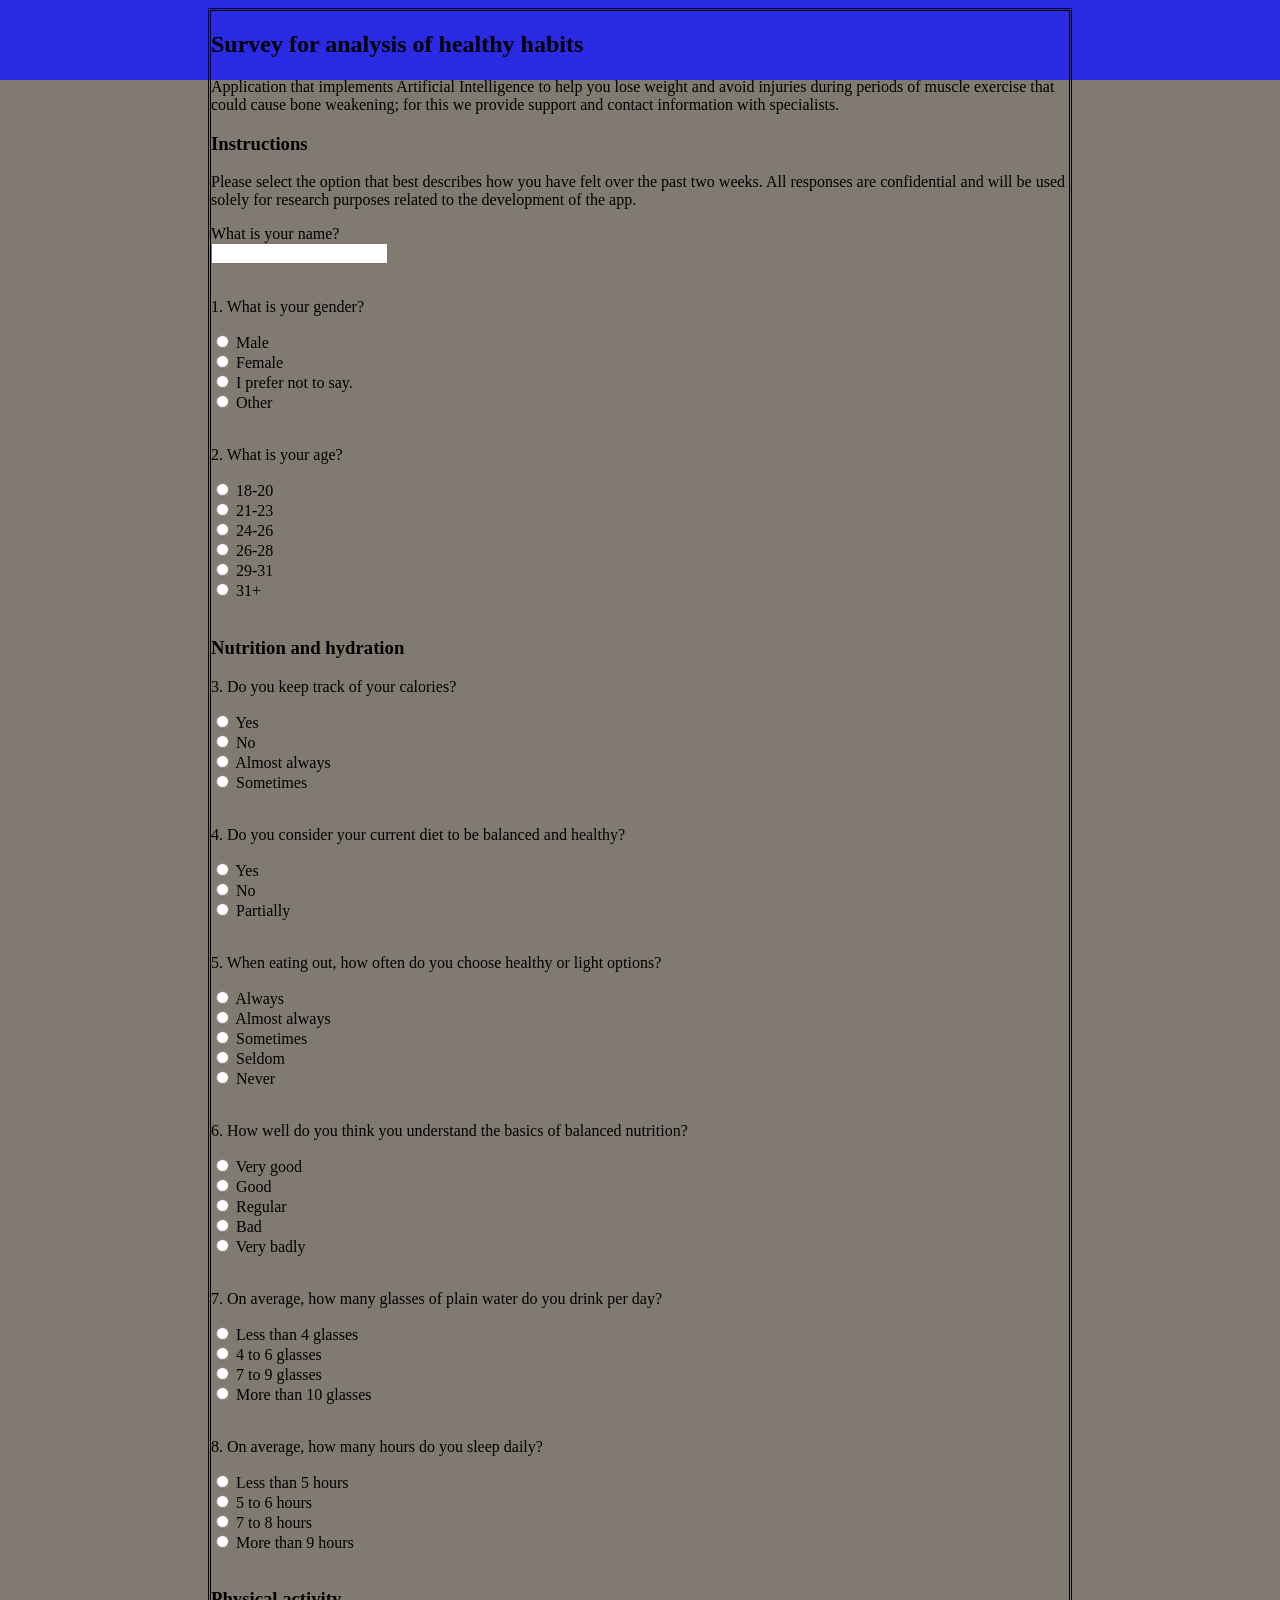
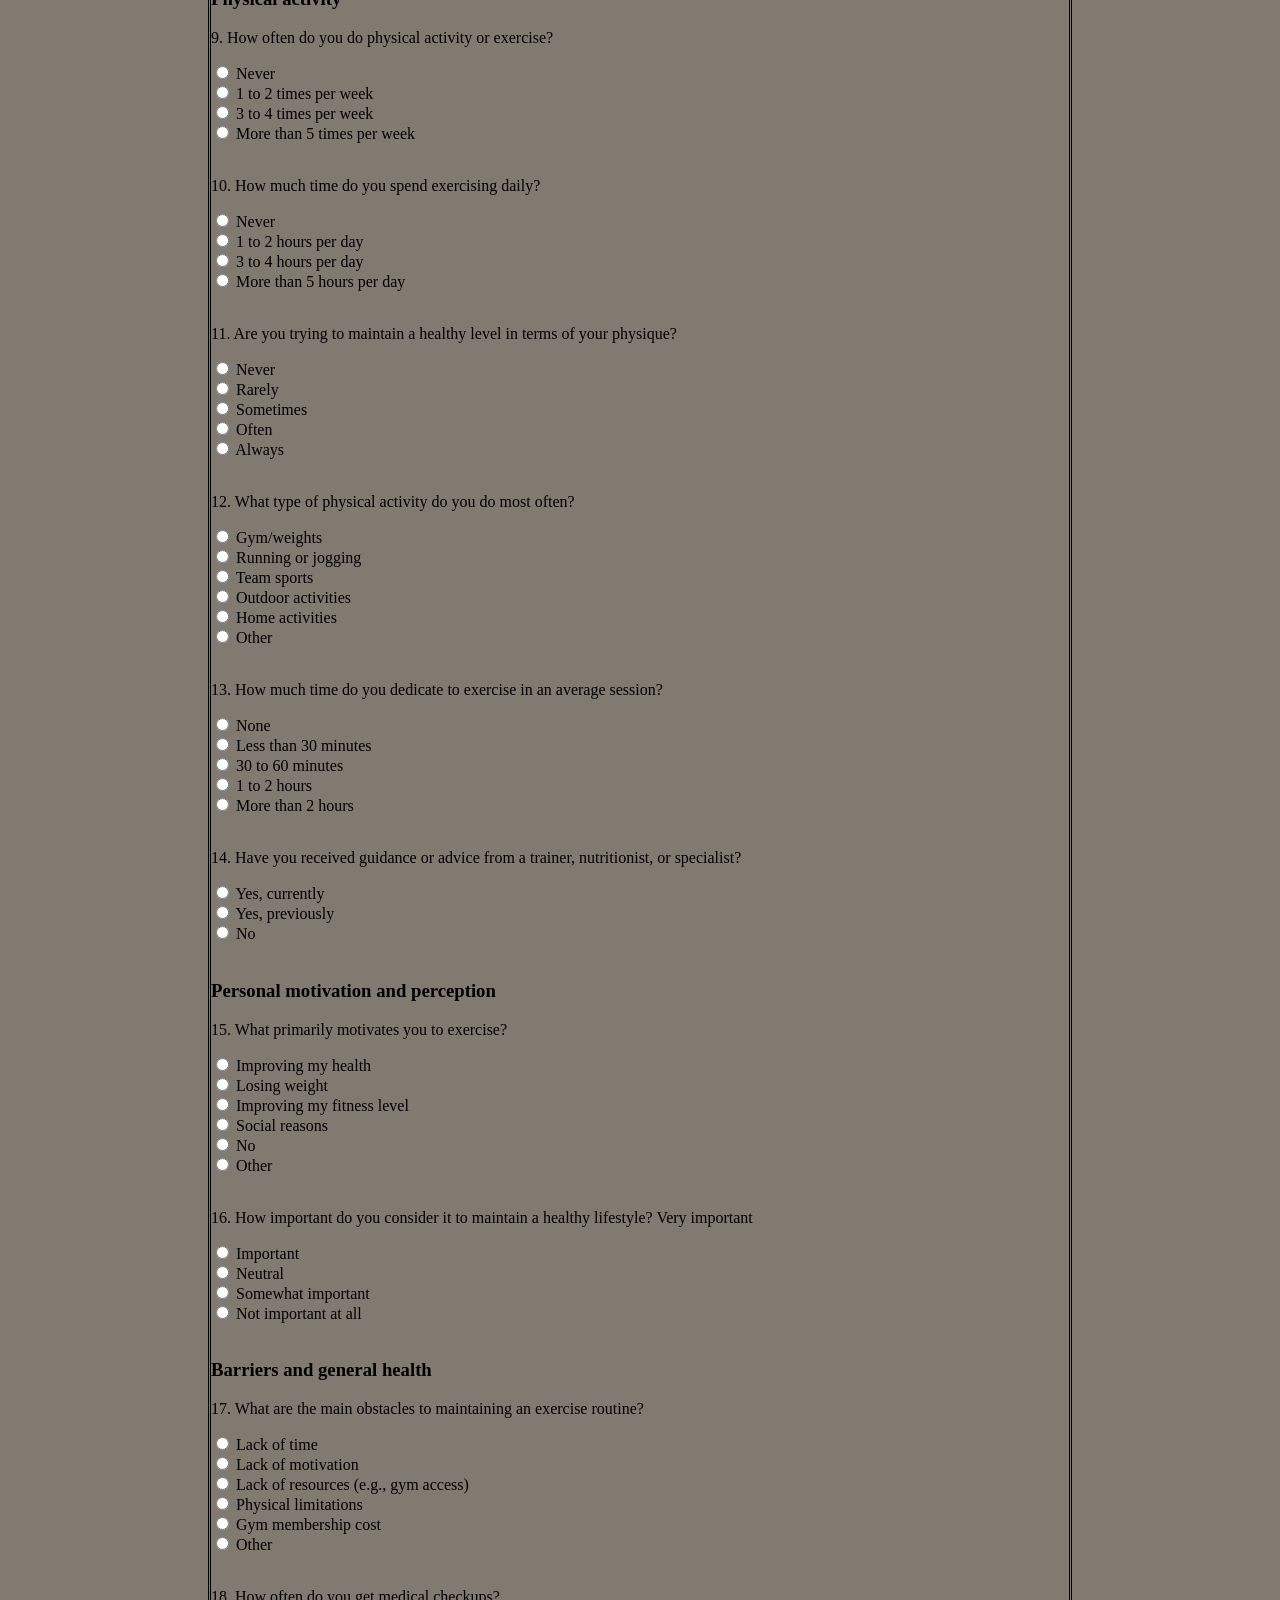
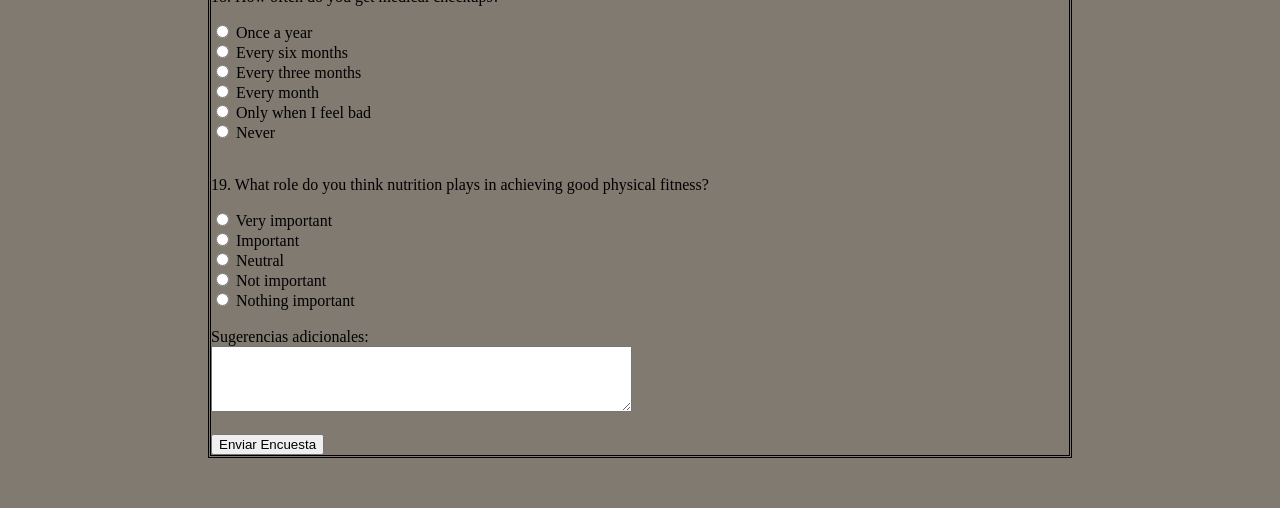
<file: Proyect/Survey.html>
<!DOCTYPE html>

<html>
    <head>
        <title> Survey </title>
        <link rel="stylesheet" href="css/style.css">
    </head>

    <body>
        <div id="margin">
            <h2>Survey for analysis of healthy habits</h2>
            <p>
                Application that implements Artificial Intelligence to help you lose weight and avoid injuries during periods of muscle exercise that could cause bone weakening; for this we provide support and contact information with specialists.
            </p>

            <h3>Instructions</h3>
            <p>
                Please select the option that best describes how you have felt over the past two weeks. All responses are confidential and will be used solely for research purposes related to the development of the app.
            </p>
            
            <form action="/enviar-encuesta" method="POST">
                
                <label for="name">
                    What is your name?
                </label>
                <br>
                <input type="text" id="name" name="name" required>
                <br><br>

                <p>
                    1. What is your gender?
                </p>
                <input type="radio" id="male" name="gender" value="male">
                <label for="male">Male</label>
                <br>
                <input type="radio" id="female" name="gender" value="female">
                <label for="female">Female</label>
                <br>
                <input type="radio" id="prefer-not" name="gender" value="prefer-not-to-say">
                <label for="prefer-not">I prefer not to say.</label>
                <br>
                <input type="radio" id="other" name="gender" value="other">
                <label for="other">Other</label>
                <br><br>

                <p>
                    2. What is your age?
                </p>
                <input type="radio" id="18-20" name="age" value="18-20">
                <label for="18-20">18-20</label>
                <br>
                <input type="radio" id="21-23" name="age" value="21-23">
                <label for="21-23">21-23</label>
                <br>
                <input type="radio" id="24-26" name="age" value="24-26">
                <label for="24-26">24-26</label>
                <br>
                <input type="radio" id="26-28" name="age" value="26-28">
                <label for="26-28">26-28</label>
                <br>
                <input type="radio" id="29-31" name="age" value="29-31">
                <label for="29-31">29-31</label>
                <br>
                <input type="radio" id="other" name="age" value="31+">
                <label for="31+">31+</label>
                <br><br>

                <h3>Nutrition and hydration</h3>
                <p>
                    3. Do you keep track of your calories?
                </p>
                <input type="radio" id="yes" name="calories" value="yes">
                <label for="yes">Yes</label>
                <br>
                <input type="radio" id="no" name="calories" value="no">
                <label for="no">No</label>
                <br>
                <input type="radio" id="almost-always" name="calories" value="almost-always">
                <label for="almost-always">Almost always</label>
                <br>
                <input type="radio" id="sometimes" name="calories" value="sometimes">
                <label for="sometimes">Sometimes</label>
                <br><br>

                <p>
                    4. Do you consider your current diet to be balanced and healthy?
                </p>
                <input type="radio" id="yes" name="diet" value="yes">
                <label for="yes">Yes</label>
                <br>
                <input type="radio" id="no" name="diet" value="no">
                <label for="no">No</label>
                <br>
                <input type="radio" id="partially" name="diet" value="partially">
                <label for="partially">Partially</label>
                <br><br>

                <p>
                    5. When eating out, how often do you choose healthy or light options?
                </p>
                <input type="radio" id="Always" name="eating-out" value="Always">
                <label for="Always">Always</label>
                <br>
                <input type="radio" id="almost-always" name="eating-out" value="almost-always">
                <label for="almost-always">Almost always</label>
                <br>
                <input type="radio" id="sometimes" name="eating-out" value="sometimes">
                <label for="sometimes">Sometimes</label>
                <br>
                <input type="radio" id="seldom" name="eating-out" value="seldom">
                <label for="seldom">Seldom</label>
                <br>
                <input type="radio" id="never" name="eating-out" value="never">
                <label for="never">Never</label>
                <br><br>

                <p>
                    6. How well do you think you understand the basics of balanced nutrition?
                </p>
                <input type="radio" id="very-good" name="nutrition" value="very-good">
                <label for="very-good">Very good</label>
                <br>
                <input type="radio" id="good" name="nutrition" value="good">
                <label for="good">Good</label>
                <br>
                <input type="radio" id="regular" name="nutrition" value="regular">
                <label for="regular">Regular</label>
                <br>
                <input type="radio" id="bad" name="nutrition" value="bad">
                <label for="bad">Bad</label>
                <br>
                <input type="radio" id="very-badly" name="nutrition" value="very-badly">
                <label for="very-badly">Very badly</label>
                <br><br>

                <p>
                    7. On average, how many glasses of plain water do you drink per day?
                </p>
                <input type="radio" id="less-4" name="water" value="less-4">
                <label for="less-4">Less than 4 glasses</label>
                <br>
                <input type="radio" id="4-6" name="water" value="4-6">
                <label for="4-6">4 to 6 glasses</label>
                <br>
                <input type="radio" id="7-9" name="water" value="7-9">
                <label for="7-9">7 to 9 glasses</label>
                <br>
                <input type="radio" id="more-10" name="water" value="more-10">
                <label for="more-10">More than 10 glasses</label>
                <br><br>

                <p>
                    8. On average, how many hours do you sleep daily?
                </p>
                <input type="radio" id="less-5" name="sleep" value="less-5">
                <label for="less-5">Less than 5 hours</label>
                <br>
                <input type="radio" id="5-6" name="sleep" value="5-6">
                <label for="5-6">5 to 6 hours</label>
                <br>
                <input type="radio" id="7-8" name="sleep" value="7-8">
                <label for="7-8">7 to 8 hours</label>
                <br>
                <input type="radio" id="more-9" name="sleep" value="more-9">
                <label for="more-9">More than 9 hours</label>
                <br><br>

                <h3>Physical activity</h3>
                <p>
                    9. How often do you do physical activity or exercise?
                </p>
                <input type="radio" id="never" name="physical-activity" value="never">
                <label for="never">Never</label>
                <br>
                <input type="radio" id="1-2" name="physical-activity" value="1-2">
                <label for="1-2">1 to 2 times per week</label>
                <br>
                <input type="radio" id="3-4" name="physical-activity" value="3-4">
                <label for="3-4">3 to 4 times per week</label>
                <br>
                <input type="radio" id="more-5" name="physical-activity" value="more-5">
                <label for="more-5">More than 5 times per week</label>
                <br><br>

                <p>
                    10. How much time do you spend exercising daily?
                </p>
                <input type="radio" id="never" name="exercise-time" value="never">
                <label for="never">Never</label>
                <br>
                <input type="radio" id="1-2" name="exercise-time" value="1-2">
                <label for="1-2">1 to 2 hours per day</label>
                <br>
                <input type="radio" id="3-4" name="exercise-time" value="3-4">
                <label for="3-4">3 to 4 hours per day</label>
                <br>
                <input type="radio" id="more-5" name="exercise-time" value="more-5">
                <label for="more-5">More than 5 hours per day</label>
                <br><br>

                <p>
                    11. Are you trying to maintain a healthy level in terms of your physique?
                </p>
                <input type="radio" id="never" name="physique" value="never">
                <label for="never">Never</label>
                <br>
                <input type="radio" id="rarely" name="physique" value="rarely">
                <label for="rarely">Rarely</label>
                <br>
                <input type="radio" id="sometimes" name="physique" value="sometimes">
                <label for="sometimes">Sometimes</label>
                <br>
                <input type="radio" id="often" name="physique" value="often">
                <label for="often">Often</label>
                <br>
                <input type="radio" id="Always" name="physique" value="always">
                <label for="Always">Always</label>
                <br><br>

                <p>
                    12. What type of physical activity do you do most often?
                </p>
                <input type="radio" id="gym/weights" name="activity" value="gym/weights">
                <label for="gym/weights">Gym/weights</label>
                <br>
                <input type="radio" id="running" name="activity" value="running">
                <label for="running">Running or jogging</label>
                <br>
                <input type="radio" id="team" name="activity" value="team">
                <label for="team">Team sports</label>
                <br>
                <input type="radio" id="outdoor" name="activity" value="outdoor">
                <label for="outdoor">Outdoor activities</label>
                <br>
                <input type="radio" id="home" name="activity" value="home">
                <label for="home">Home activities</label>
                <br>
                <input type="radio" id="other" name="activity" value="other">
                <label for="other">Other</label>
                <br><br>

                <p>
                    13. How much time do you dedicate to exercise in an average session?
                </p>
                <input type="radio" id="none" name="exercise" value="none">
                <label for="none">None</label>
                <br>
                <input type="radio" id="less-30" name="exercise" value="less-30">
                <label for="less-30">Less than 30 minutes</label>
                <br>
                <input type="radio" id="30-60" name="exercise" value="30-60">
                <label for="30-60">30 to 60 minutes</label>
                <br>
                <input type="radio" id="1-2" name="exercise" value="1-2">
                <label for="1-2">1 to 2 hours</label>
                <br>
                <input type="radio" id="more-2" name="exercise" value="more-2">
                <label for="more-2">More than 2 hours</label>
                <br><br>

                <p>
                    14. Have you received guidance or advice from a trainer, nutritionist, or specialist?
                </p>
                <input type="radio" id="yes-currently" name="guidance" value="yes-currently">
                <label for="yes-currently">Yes, currently</label>
                <br>
                <input type="radio" id="yes-previously" name="guidance" value="yes-previously">
                <label for="yes-previously">Yes, previously</label>
                <br>
                <input type="radio" id="no" name="guidance" value="no">
                <label for="no">No</label>
                <br><br>

                <h3>Personal motivation and perception</h3>
                <p>
                    15. What primarily motivates you to exercise?
                </p>
                <input type="radio" id="health" name="motivation" value="health">
                <label for="health">Improving my health</label>
                <br>
                <input type="radio" id="weight-loss" name="motivation" value="weight-loss">
                <label for="weight-loss">Losing weight</label>
                <br>
                <input type="radio" id="fitness" name="motivation" value="fitness">
                <label for="fitness">Improving my fitness level</label>
                <br>
                <input type="radio" id="social" name="motivation" value="social">
                <label for="social">Social reasons</label>
                <br>
                <input type="radio" id="no" name="motivation" value="no">
                <label for="no">No</label>
                <br>
                <input type="radio" id="other" name="motivation" value="other">
                <label for="other">Other</label>
                <br><br>

                <p>
                    16. How important do you consider it to maintain a healthy lifestyle? Very important
                </p>
                <input type="radio" id="important" name="importance" value="important">
                <label for="important">Important</label>
                <br>
                <input type="radio" id="neutral" name="importance" value="neutral">
                <label for="neutral">Neutral</label>
                <br>    
                <input type="radio" id="somewhat-important" name="importance" value="somewhat-important">
                <label for="somewhat-important">Somewhat important</label>
                <br>
                <input type="radio" id="not-important" name="importance" value="not-important">
                <label for="not-important">Not important at all</label>
                <br><br>

                <h3>Barriers and general health</h3>
                <p>
                    17. What are the main obstacles to maintaining an exercise routine?
                </p>
                <input type="radio" id="lack-of-time" name="obstacles" value="lack-of-time">
                <label for="lack-of-time">Lack of time</label>
                <br>
                <input type="radio" id="lack-of-motivation" name="obstacles" value="lack-of-motivation">
                <label for="lack-of-motivation">Lack of motivation</label>
                <br>
                <input type="radio" id="lack-of-resources" name="obstacles" value="lack-of-resources">
                <label for="lack-of-resources">Lack of resources (e.g., gym access)</label>
                <br>
                <input type="radio" id="physical-limitations" name="obstacles" value="physical-limitations">
                <label for="physical-limitations">Physical limitations</label>
                <br>
                <input type="radio" id="gym-cost" name="obstacles" value="gym-cost">
                <label for="gym-cost">Gym membership cost</label>
                <br>
                <input type="radio" id="other" name="obstacles" value="other">
                <label for="other">Other</label>
                <br><br>

                <p>
                    18. How often do you get medical checkups?
                </p>
                <input type="radio" id="once-year" name="checkups" value="once-year">
                <label for="once-year">Once a year</label>
                <br>
                <input type="radio" id="every-six-months" name="checkups" value="every-six-months">
                <label for="every-six-months">Every six months</label>
                <br>
                <input type="radio" id="every-three-months" name="checkups" value="every-three-months">
                <label for="every-three-months">Every three months</label>
                <br>
                <input type="radio" id="every-month" name="checkups" value="every-month">
                <label for="every-month">Every month</label>
                <br>
                <input type="radio" id="only-when-i-feel-bad" name="checkups" value="only-when-i-feel-bad">
                <label for="only-when-i-feel-bad">Only when I feel bad</label>
                <br>
                <input type="radio" id="never" name="checkups" value="never">
                <label for="never">Never</label>
                <br><br>

                <p>
                    19. What role do you think nutrition plays in achieving good physical fitness?
                </p>
                <input type="radio" id="very-important" name="nutrition" value="very-important">
                <label for="very-important">Very important</label>
                <br>
                <input type="radio" id="important" name="nutrition" value="important">
                <label for="important">Important</label>
                <br>
                <input type="radio" id="neutral" name="nutrition" value="neutral">
                <label for="neutral">Neutral</label>
                <br>
                <input type="radio" id="not-important" name="nutrition" value="not-important">
                <label for="not-important">Not important</label>
                <br>
                <input type="radio" id="nothing-important" name="nutrition" value="nothing-important">
                <label for="nothing-important">Nothing important</label>
                <br><br>

                <label for="comentarios">
                    Sugerencias adicionales:
                </label><br>
                <textarea id="comentarios" name="comentarios" rows="4" cols="50"></textarea>
                <br><br>

                <button type="submit">
                    Enviar Encuesta
                </button>
            </form>
        </div>
    </body>
</html>
</file>
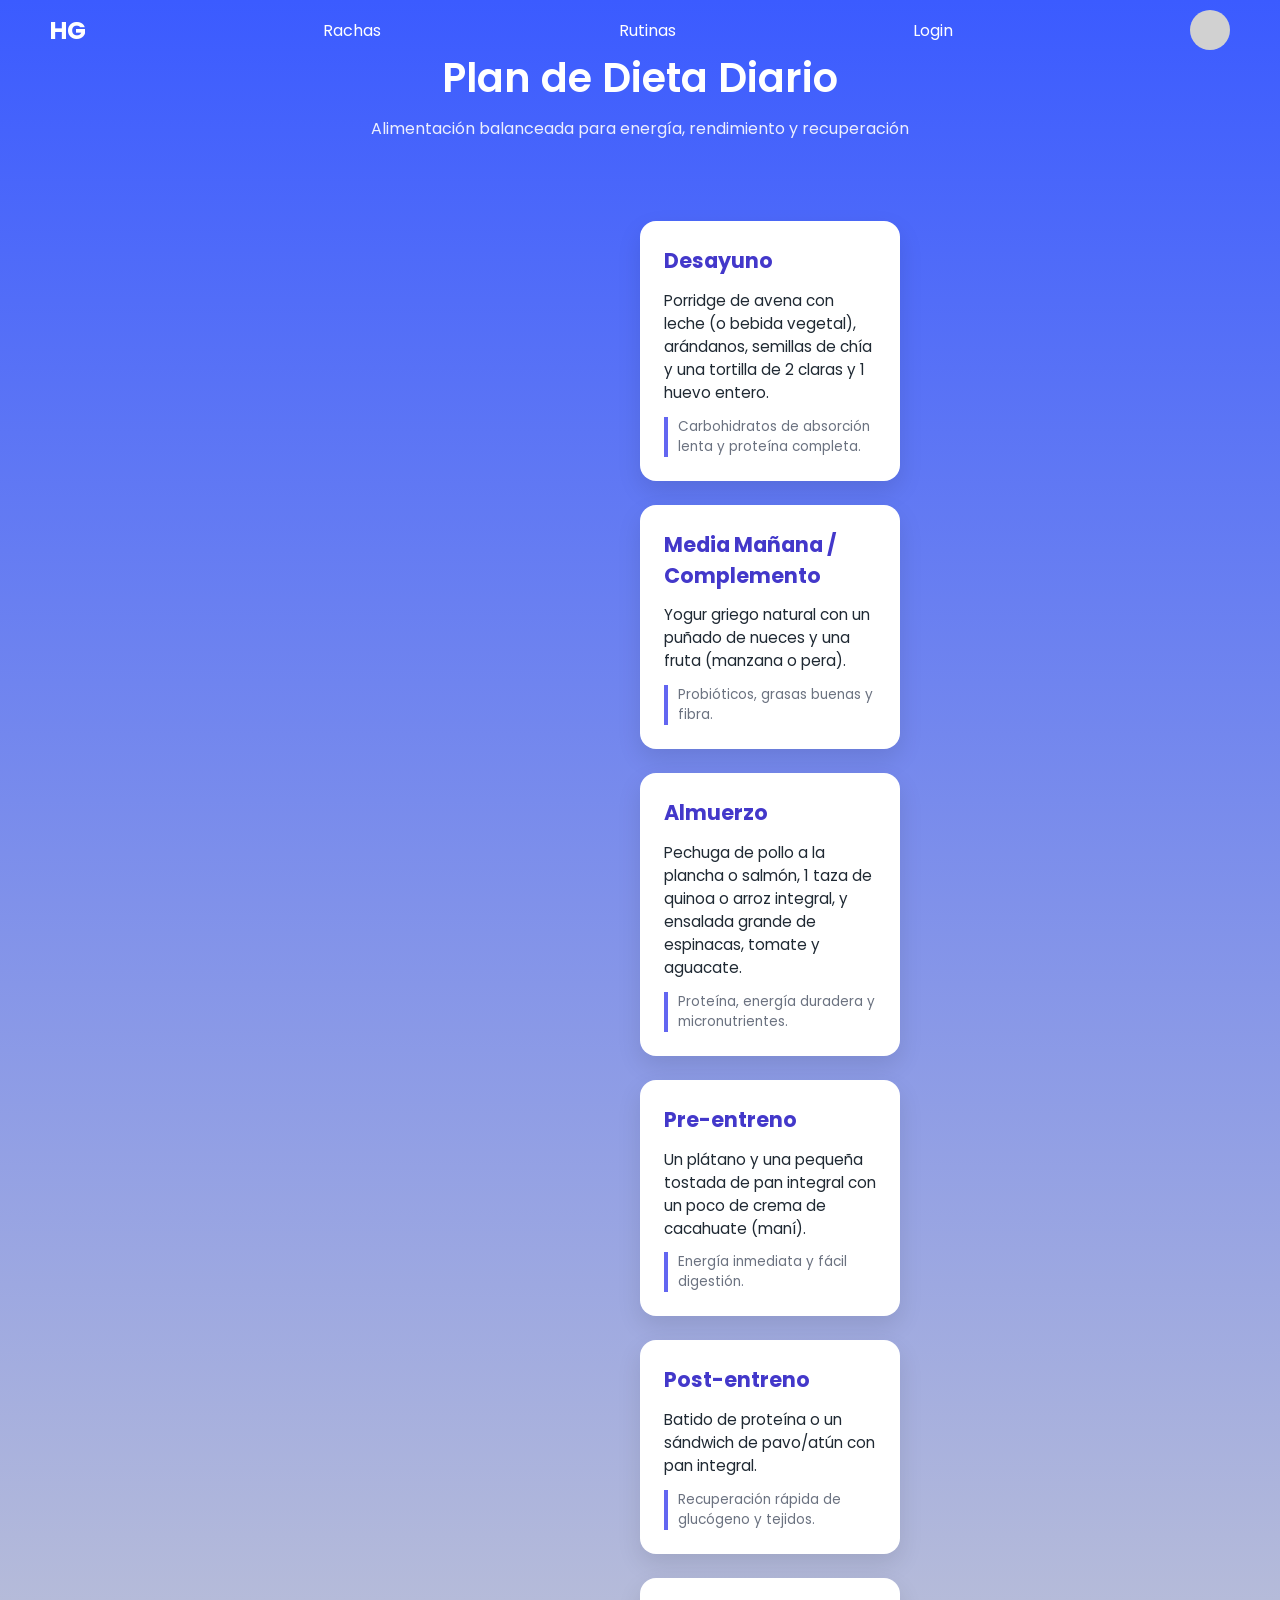
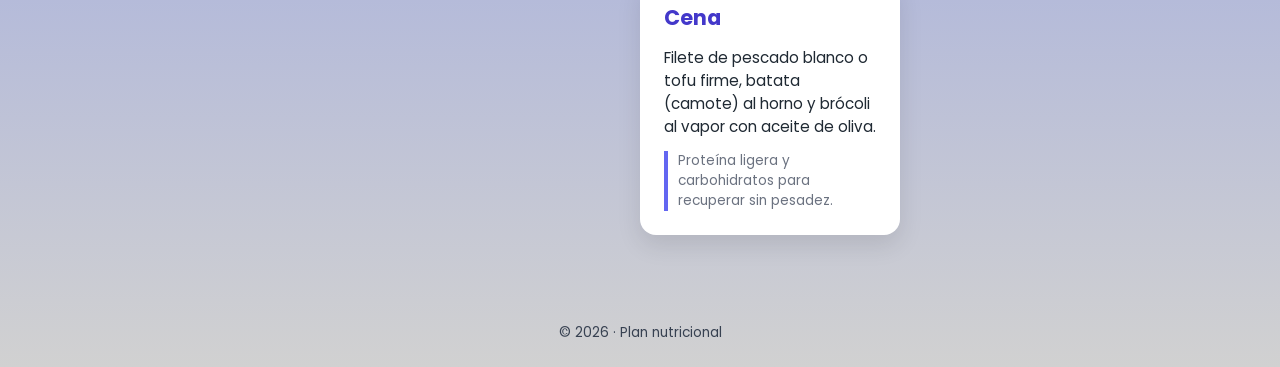
<file: Proyect/vista/dietas.html>
<!DOCTYPE html>
<html lang="es">
<head>
    <header class="navbar">
      <a href="../index.html" class="logo">HG</a>
          <a href="racha.html">Rachas</a>
          <a href="rutina_de_ejercicio.html">Rutinas</a>
          <a href="login.html">Login</a>
        <a href="perfil.html" class="profile-link">
        <div class="profile-circle"></div>
        </a>
    </header>

  <meta charset="UTF-8" />
  <meta name="viewport" content="width=device-width, initial-scale=1.0"/>
  <title>Plan de Dieta</title>
  <link rel="stylesheet" href="../css/dietas.css">
  <link rel="preconnect" href="https://fonts.googleapis.com">
  <link rel="preconnect" href="https://fonts.gstatic.com" crossorigin>
  <link href="https://fonts.googleapis.com/css2?family=Poppins:wght@300;400;600&display=swap" rel="stylesheet">
</head>
<body>

  <header class="header">
    <h1>Plan de Dieta Diario</h1>
    <p>Alimentación balanceada para energía, rendimiento y recuperación</p>
  </header>

  <main class="container">

    <section class="card">
      <h2>Desayuno</h2>
      <p class="food">
        Porridge de avena con leche (o bebida vegetal), arándanos, semillas de chía y una tortilla de 2 claras y 1 huevo entero.
      </p>
      <p class="benefit">
        Carbohidratos de absorción lenta y proteína completa.
      </p>
    </section>

    <section class="card">
      <h2>Media Mañana / Complemento</h2>
      <p class="food">
        Yogur griego natural con un puñado de nueces y una fruta (manzana o pera).
      </p>
      <p class="benefit">
        Probióticos, grasas buenas y fibra.
      </p>
    </section>

    <section class="card">
      <h2>Almuerzo</h2>
      <p class="food">
        Pechuga de pollo a la plancha o salmón, 1 taza de quinoa o arroz integral, y ensalada grande de espinacas, tomate y aguacate.
      </p>
      <p class="benefit">
        Proteína, energía duradera y micronutrientes.
      </p>
    </section>

    <section class="card">
      <h2>Pre-entreno</h2>
      <p class="food">
        Un plátano y una pequeña tostada de pan integral con un poco de crema de cacahuate (maní).
      </p>
      <p class="benefit">
        Energía inmediata y fácil digestión.
      </p>
    </section>

    <section class="card">
      <h2>Post-entreno</h2>
      <p class="food">
        Batido de proteína o un sándwich de pavo/atún con pan integral.
      </p>
      <p class="benefit">
        Recuperación rápida de glucógeno y tejidos.
      </p>
    </section>

    <section class="card">
      <h2>Cena</h2>
      <p class="food">
        Filete de pescado blanco o tofu firme, batata (camote) al horno y brócoli al vapor con aceite de oliva.
      </p>
      <p class="benefit">
        Proteína ligera y carbohidratos para recuperar sin pesadez.
      </p>
    </section>

  </main>

  <footer class="footer">
    <p>© 2026 · Plan nutricional</p>
  </footer>

</body>
</html>
</file>
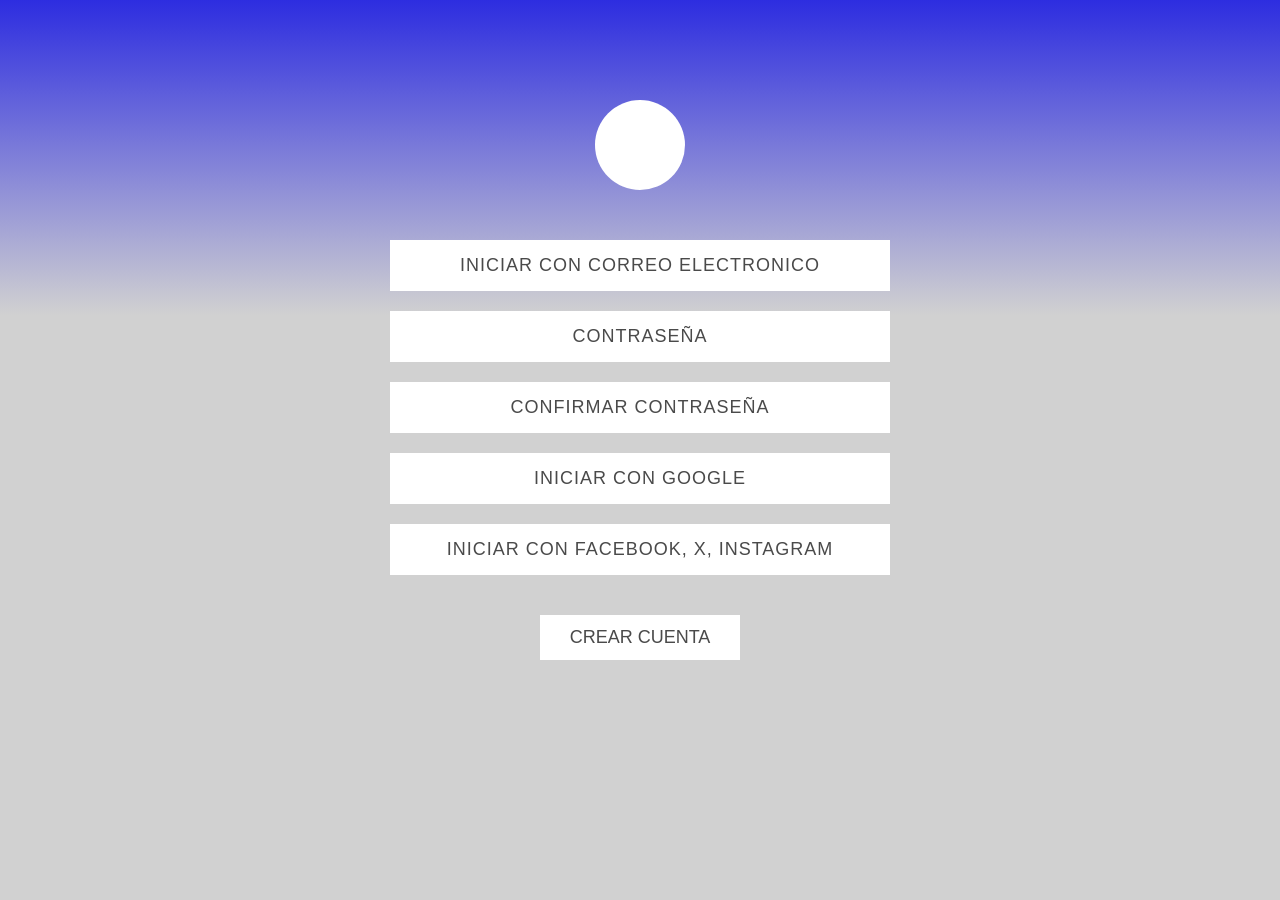
<file: Proyect/vista/inicio_de_secion.html>
<!DOCTYPE html>
<html lang="es">
<head>
    <meta charset="UTF-8">
    <title>Login</title>
    <link rel="stylesheet" href="../css/inicio_de_secion.css">
</head>
<body>

    <div class="top-gradient"></div>

    <div class="container">
        <div class="profile-icon"></div>

        <button class="input-btn">INICIAR CON CORREO ELECTRONICO</button>
        <button class="input-btn">CONTRASEÑA</button>
        <button class="input-btn">CONFIRMAR CONTRASEÑA</button>
        <button class="input-btn">INICIAR CON GOOGLE</button>
        <button class="input-btn">INICIAR CON FACEBOOK, X, INSTAGRAM</button>

        <button class="create-btn">CREAR CUENTA</button>
    </div>

</body>
</html>
</file>
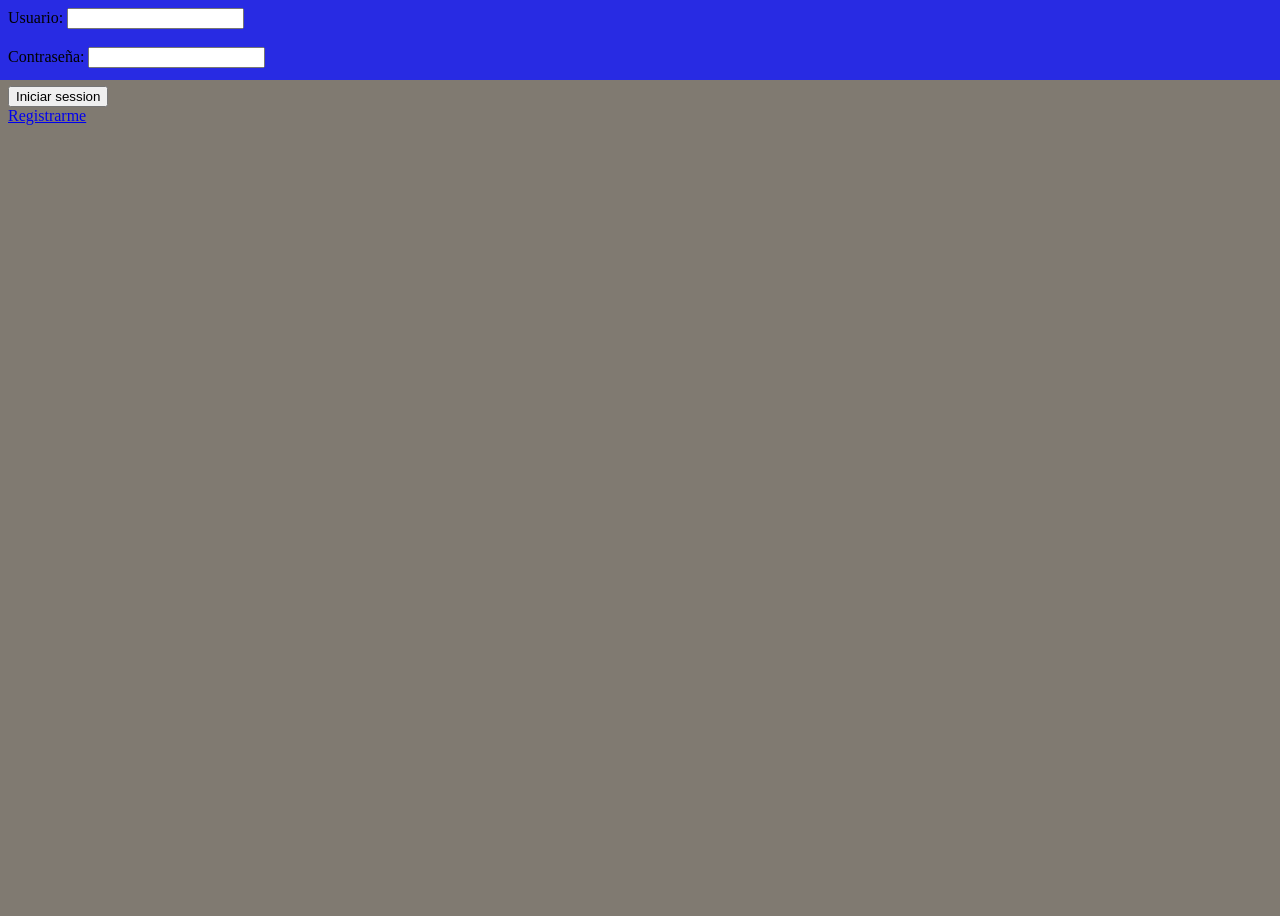
<file: Proyect/vista/login.html>
<!DOCTYPE html>

<html>
    <head>
        <meta charset="utf-8">
        <title> Login </title>
        <link rel="stylesheet" href="../css/style.css">
    </head>
    <body>
        <form action = "../php/controlador/clientes/login.php" method = "post">
            <label for="username">
                Usuario: <input type="text" name="username">
            </label>
            <br><br>
            <label for="password">
                Contraseña: <input type="password" name="password">
            </label>
            <br><br>
            <button type="submit">
                Iniciar session
            </button>
        </form>

        <a href="../php/controlador/clientes/formulario.php" class="btn-register">
            Registrarme
        </a>
    </body>
</html>
</file>
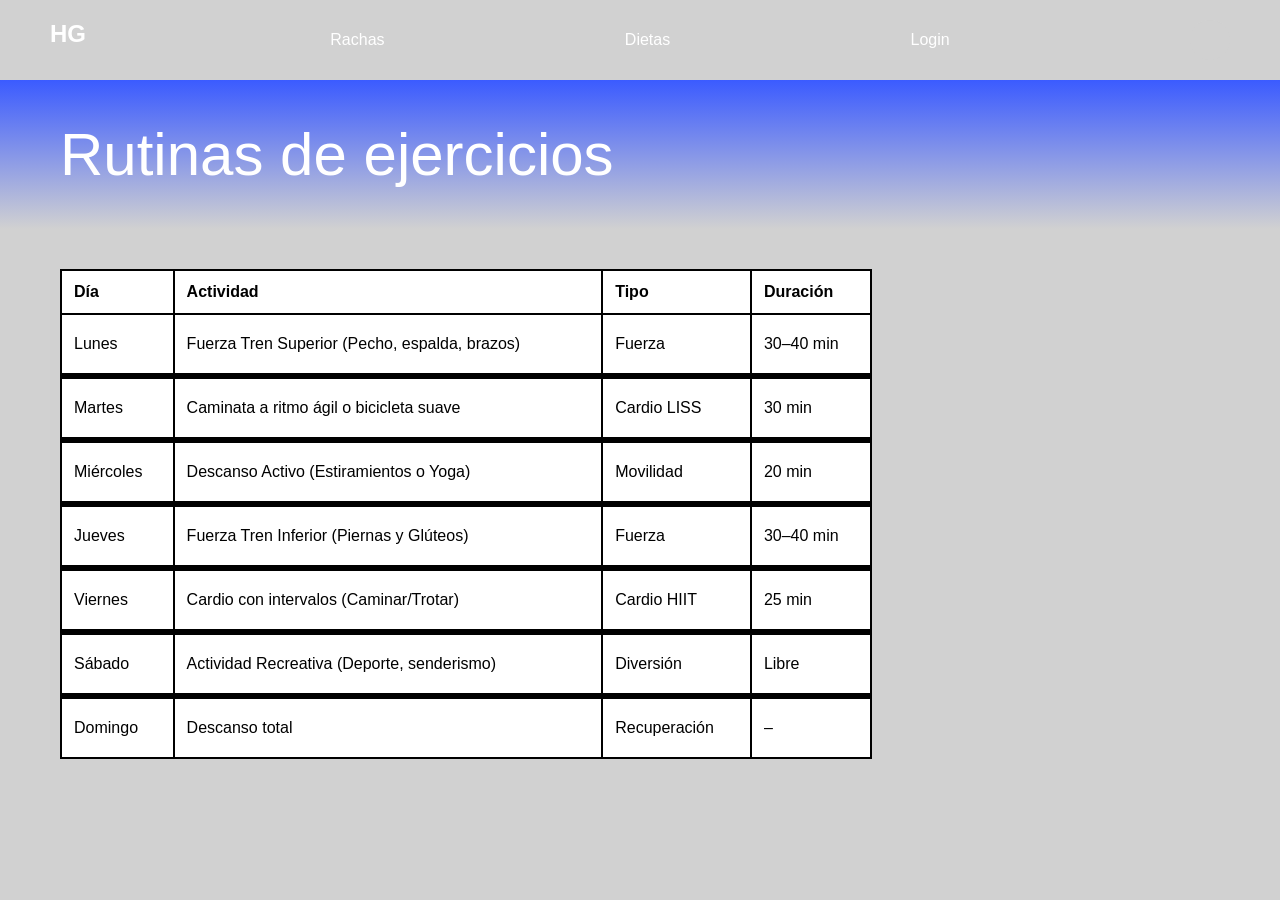
<file: Proyect/vista/rutina_de_ejercicio.html>
<!DOCTYPE html>
<html lang="es">
<head>
    <meta charset="UTF-8">
    <title>Rutinas de ejercicios</title>
    <link rel="stylesheet" href="../css/rutinas_de_ejercicio .css">
</head>
<body>
    <header class="navbar">
        <a href="../index.html" class="logo">HG</a>
            <a href="racha.html">Rachas</a>
            <a href="dietas.html">Dietas</a>
            <a href="login.html">Login</a>
         <a href="perfil.html" class="profile-link">
        <div class="profile-circle"></div>
        </a>
    </header>

    <div class="header">
        <h1>Rutinas de ejercicios</h1>
    </div>

    <div class="container">
        <table>
            <thead>
                <tr>
                    <th>Día</th>
                    <th>Actividad</th>
                    <th>Tipo</th>
                    <th>Duración</th>
                </tr>
            </thead>
            <tbody>
                <tr>
                    <td>Lunes</td>
                    <td>Fuerza Tren Superior (Pecho, espalda, brazos)</td>
                    <td>Fuerza</td>
                    <td>30–40 min</td>
                </tr>

                <tr>
                    <td>Martes</td>
                    <td>Caminata a ritmo ágil o bicicleta suave</td>
                    <td>Cardio LISS</td>
                    <td>30 min</td>
                </tr>

                <tr>
                    <td>Miércoles</td>
                    <td>Descanso Activo (Estiramientos o Yoga)</td>
                    <td>Movilidad</td>
                    <td>20 min</td>
                </tr>

                <tr>
                    <td>Jueves</td>
                    <td>Fuerza Tren Inferior (Piernas y Glúteos)</td>
                    <td>Fuerza</td>
                    <td>30–40 min</td>
                </tr>

                <tr>
                    <td>Viernes</td>
                    <td>Cardio con intervalos (Caminar/Trotar)</td>
                    <td>Cardio HIIT</td>
                    <td>25 min</td>
                </tr>

                <tr>
                    <td>Sábado</td>
                    <td>Actividad Recreativa (Deporte, senderismo)</td>
                    <td>Diversión</td>
                    <td>Libre</td>
                </tr>

                <tr>
                    <td>Domingo</td>
                    <td>Descanso total</td>
                    <td>Recuperación</td>
                    <td>–</td>
                </tr>
            </tbody>
        </table>
    </div>

</body>
</html>
</file>
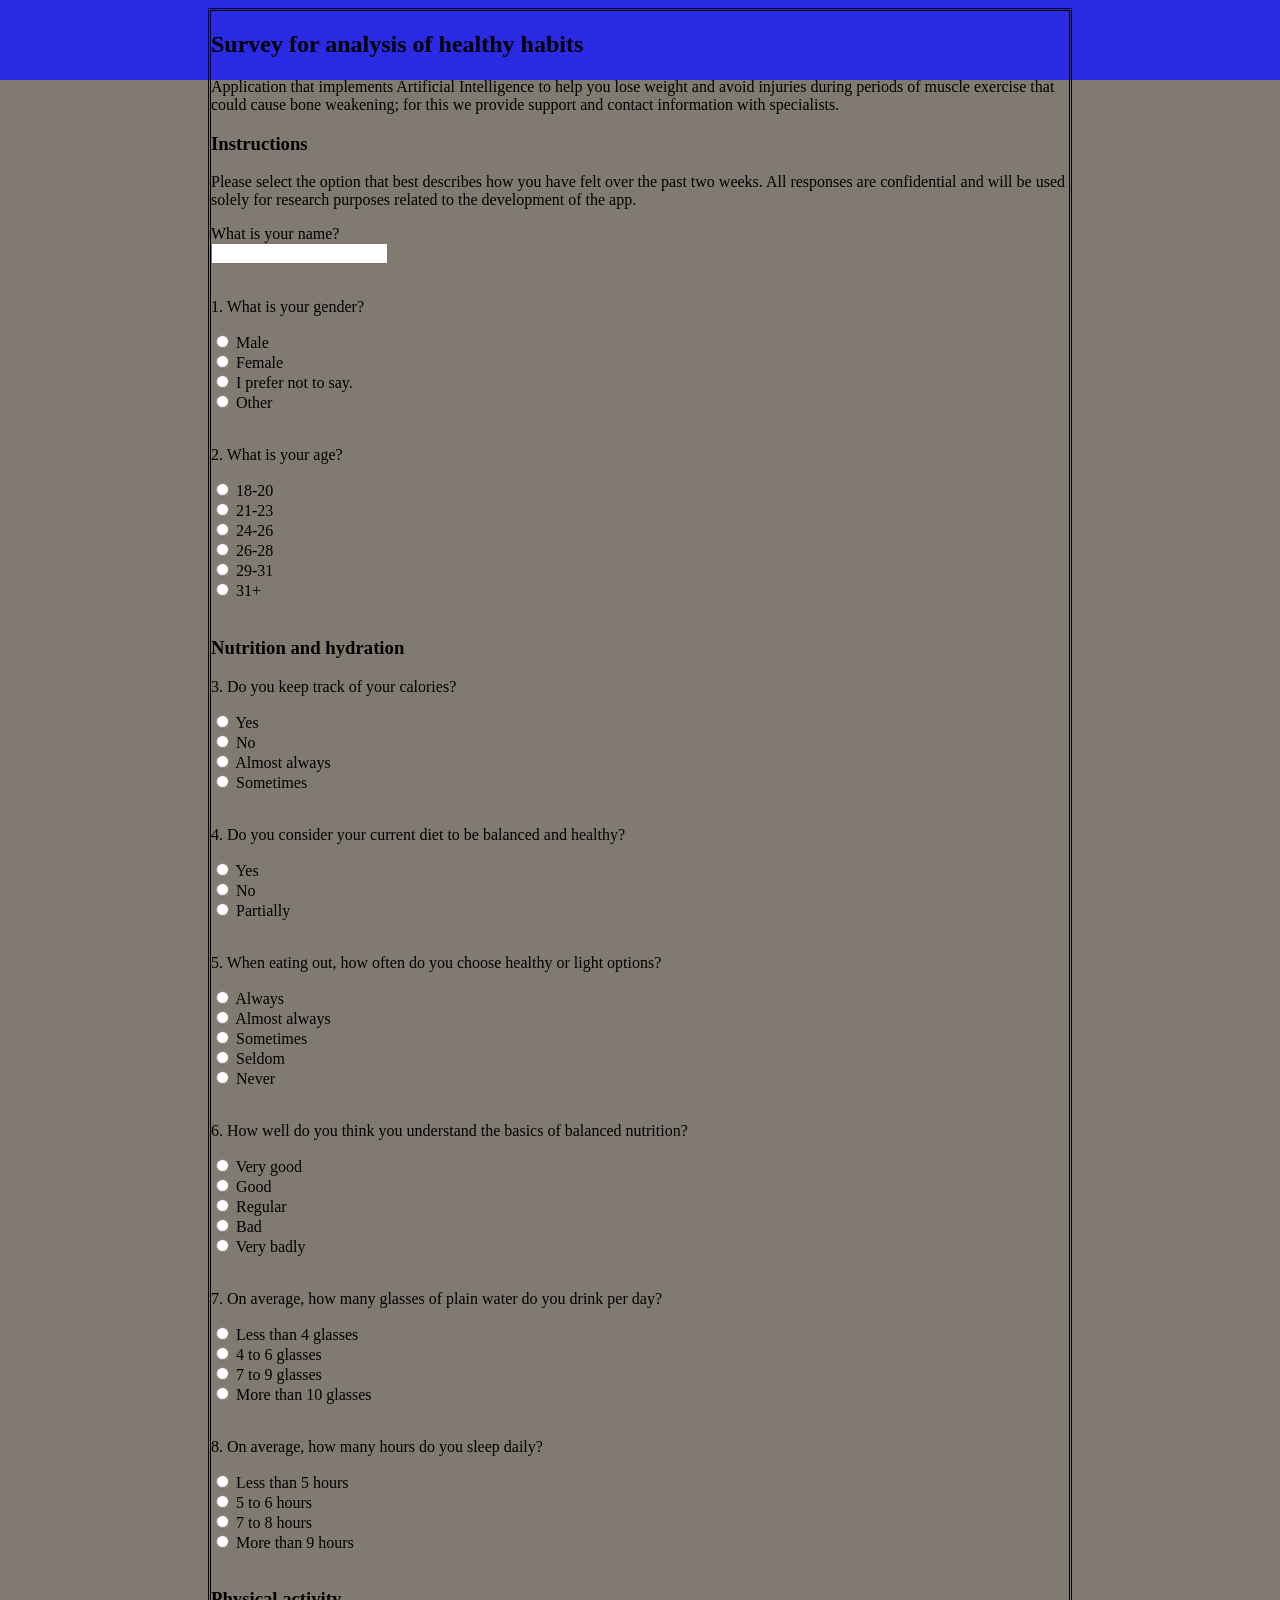
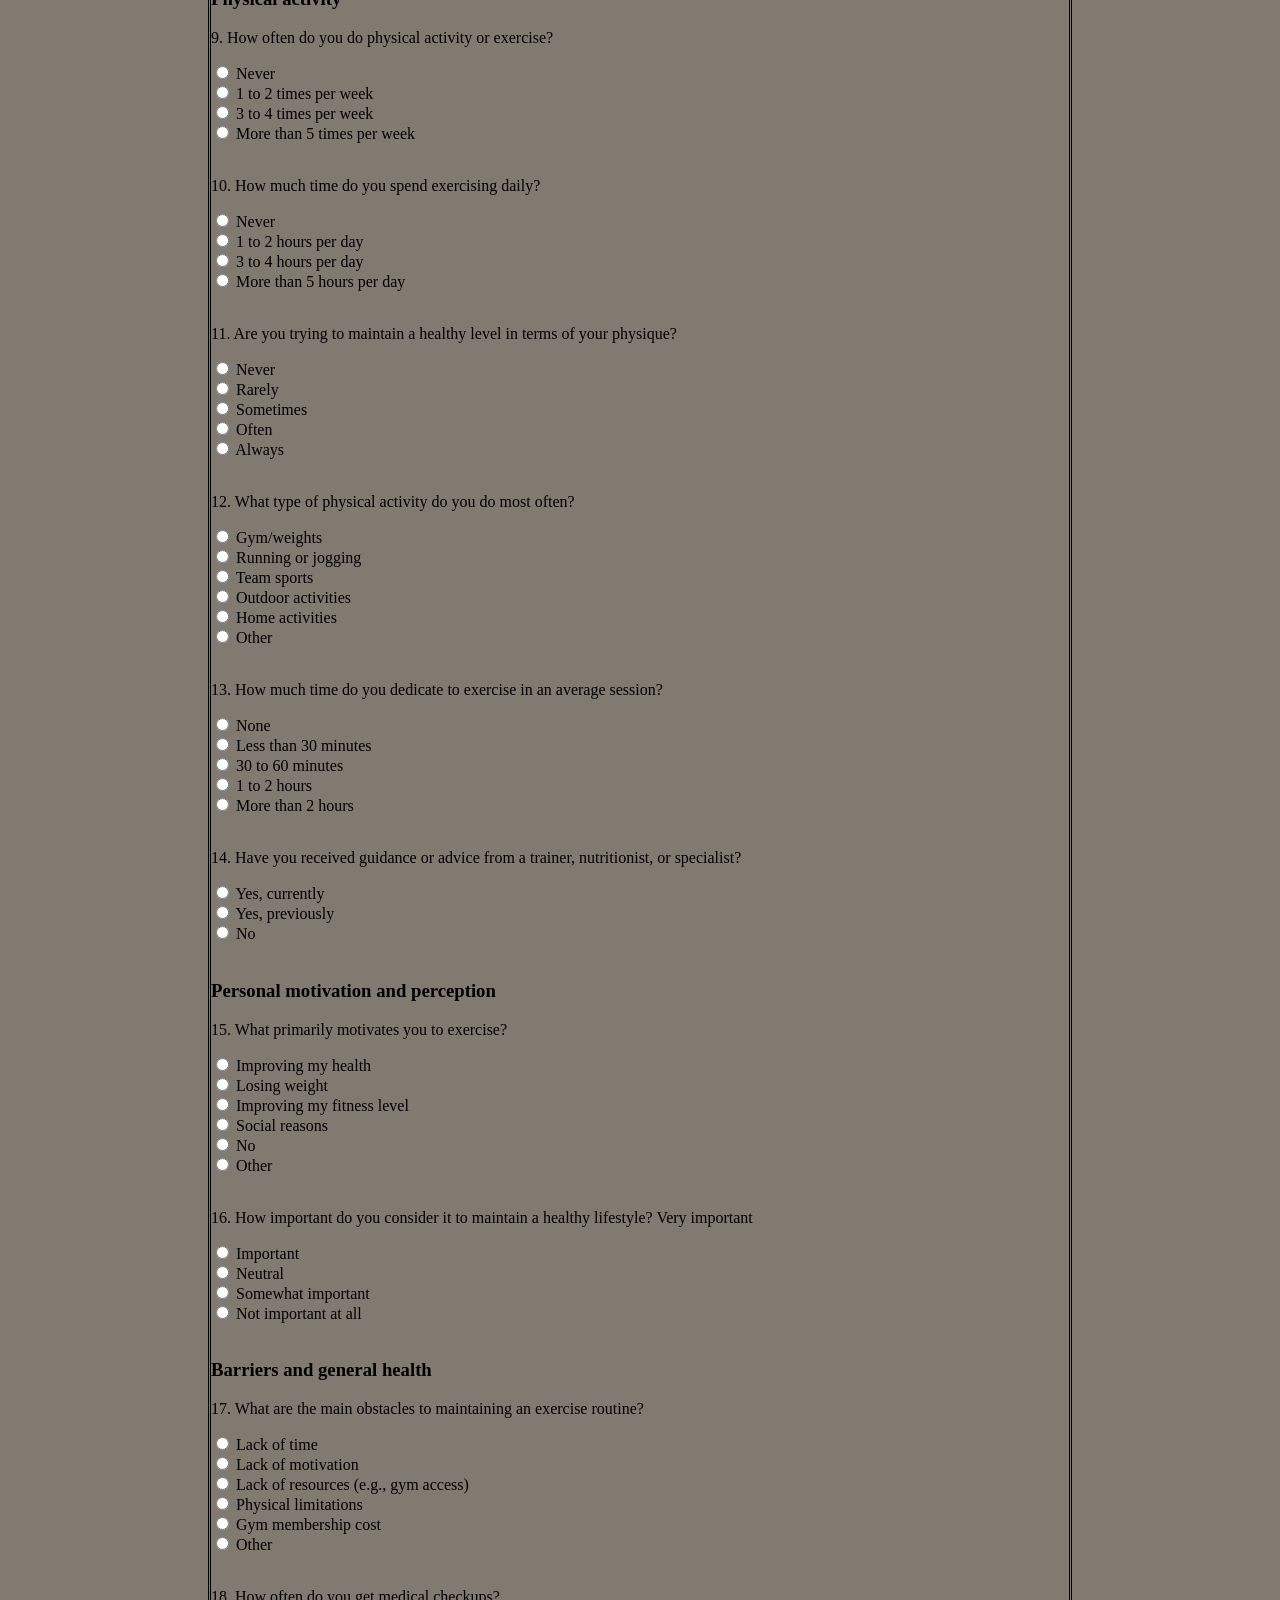
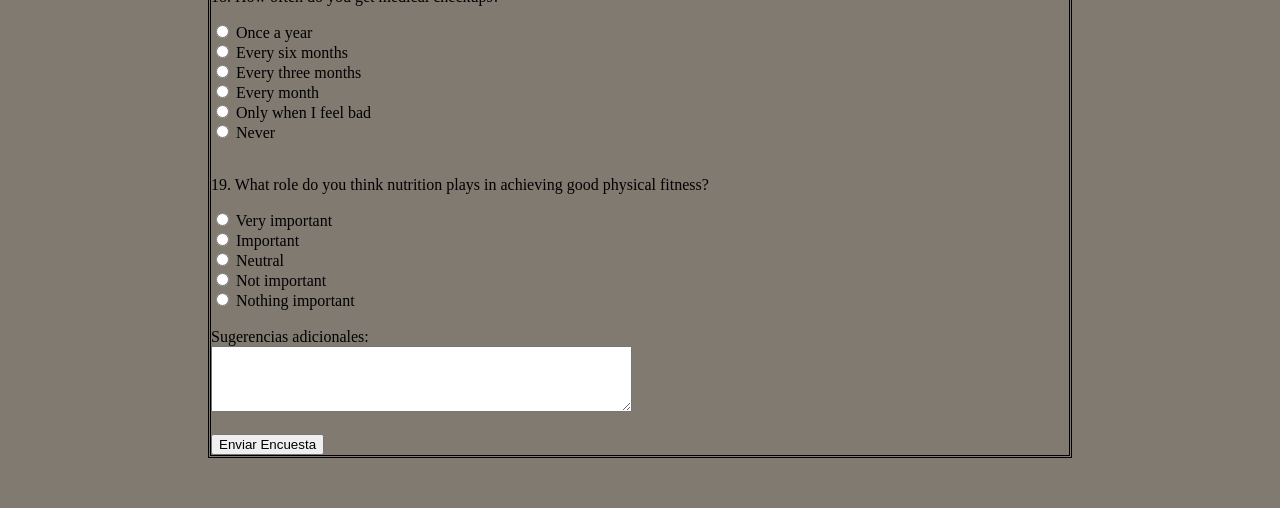
<file: Proyect/vista/Survey.html>
<!DOCTYPE html>

<html>
    <head>
        <title> Survey </title>
        <link rel="stylesheet" href="../css/style.css">
    </head>

    <body>
        <div id="margin">
            <h2>Survey for analysis of healthy habits</h2>
            <p>
                Application that implements Artificial Intelligence to help you lose weight and avoid injuries during periods of muscle exercise that could cause bone weakening; for this we provide support and contact information with specialists.
            </p>

            <h3>Instructions</h3>
            <p>
                Please select the option that best describes how you have felt over the past two weeks. All responses are confidential and will be used solely for research purposes related to the development of the app.
            </p>
            
            <form action="/enviar-encuesta" method="POST">
                
                <label for="name">
                    What is your name?
                </label>
                <br>
                <input type="text" id="name" name="name" required>
                <br><br>

                <p>
                    1. What is your gender?
                </p>
                <input type="radio" id="male" name="gender" value="male">
                <label for="male">Male</label>
                <br>
                <input type="radio" id="female" name="gender" value="female">
                <label for="female">Female</label>
                <br>
                <input type="radio" id="prefer-not" name="gender" value="prefer-not-to-say">
                <label for="prefer-not">I prefer not to say.</label>
                <br>
                <input type="radio" id="other" name="gender" value="other">
                <label for="other">Other</label>
                <br><br>

                <p>
                    2. What is your age?
                </p>
                <input type="radio" id="18-20" name="age" value="18-20">
                <label for="18-20">18-20</label>
                <br>
                <input type="radio" id="21-23" name="age" value="21-23">
                <label for="21-23">21-23</label>
                <br>
                <input type="radio" id="24-26" name="age" value="24-26">
                <label for="24-26">24-26</label>
                <br>
                <input type="radio" id="26-28" name="age" value="26-28">
                <label for="26-28">26-28</label>
                <br>
                <input type="radio" id="29-31" name="age" value="29-31">
                <label for="29-31">29-31</label>
                <br>
                <input type="radio" id="other" name="age" value="31+">
                <label for="31+">31+</label>
                <br><br>

                <h3>Nutrition and hydration</h3>
                <p>
                    3. Do you keep track of your calories?
                </p>
                <input type="radio" id="yes" name="calories" value="yes">
                <label for="yes">Yes</label>
                <br>
                <input type="radio" id="no" name="calories" value="no">
                <label for="no">No</label>
                <br>
                <input type="radio" id="almost-always" name="calories" value="almost-always">
                <label for="almost-always">Almost always</label>
                <br>
                <input type="radio" id="sometimes" name="calories" value="sometimes">
                <label for="sometimes">Sometimes</label>
                <br><br>

                <p>
                    4. Do you consider your current diet to be balanced and healthy?
                </p>
                <input type="radio" id="yes" name="diet" value="yes">
                <label for="yes">Yes</label>
                <br>
                <input type="radio" id="no" name="diet" value="no">
                <label for="no">No</label>
                <br>
                <input type="radio" id="partially" name="diet" value="partially">
                <label for="partially">Partially</label>
                <br><br>

                <p>
                    5. When eating out, how often do you choose healthy or light options?
                </p>
                <input type="radio" id="Always" name="eating-out" value="Always">
                <label for="Always">Always</label>
                <br>
                <input type="radio" id="almost-always" name="eating-out" value="almost-always">
                <label for="almost-always">Almost always</label>
                <br>
                <input type="radio" id="sometimes" name="eating-out" value="sometimes">
                <label for="sometimes">Sometimes</label>
                <br>
                <input type="radio" id="seldom" name="eating-out" value="seldom">
                <label for="seldom">Seldom</label>
                <br>
                <input type="radio" id="never" name="eating-out" value="never">
                <label for="never">Never</label>
                <br><br>

                <p>
                    6. How well do you think you understand the basics of balanced nutrition?
                </p>
                <input type="radio" id="very-good" name="nutrition" value="very-good">
                <label for="very-good">Very good</label>
                <br>
                <input type="radio" id="good" name="nutrition" value="good">
                <label for="good">Good</label>
                <br>
                <input type="radio" id="regular" name="nutrition" value="regular">
                <label for="regular">Regular</label>
                <br>
                <input type="radio" id="bad" name="nutrition" value="bad">
                <label for="bad">Bad</label>
                <br>
                <input type="radio" id="very-badly" name="nutrition" value="very-badly">
                <label for="very-badly">Very badly</label>
                <br><br>

                <p>
                    7. On average, how many glasses of plain water do you drink per day?
                </p>
                <input type="radio" id="less-4" name="water" value="less-4">
                <label for="less-4">Less than 4 glasses</label>
                <br>
                <input type="radio" id="4-6" name="water" value="4-6">
                <label for="4-6">4 to 6 glasses</label>
                <br>
                <input type="radio" id="7-9" name="water" value="7-9">
                <label for="7-9">7 to 9 glasses</label>
                <br>
                <input type="radio" id="more-10" name="water" value="more-10">
                <label for="more-10">More than 10 glasses</label>
                <br><br>

                <p>
                    8. On average, how many hours do you sleep daily?
                </p>
                <input type="radio" id="less-5" name="sleep" value="less-5">
                <label for="less-5">Less than 5 hours</label>
                <br>
                <input type="radio" id="5-6" name="sleep" value="5-6">
                <label for="5-6">5 to 6 hours</label>
                <br>
                <input type="radio" id="7-8" name="sleep" value="7-8">
                <label for="7-8">7 to 8 hours</label>
                <br>
                <input type="radio" id="more-9" name="sleep" value="more-9">
                <label for="more-9">More than 9 hours</label>
                <br><br>

                <h3>Physical activity</h3>
                <p>
                    9. How often do you do physical activity or exercise?
                </p>
                <input type="radio" id="never" name="physical-activity" value="never">
                <label for="never">Never</label>
                <br>
                <input type="radio" id="1-2" name="physical-activity" value="1-2">
                <label for="1-2">1 to 2 times per week</label>
                <br>
                <input type="radio" id="3-4" name="physical-activity" value="3-4">
                <label for="3-4">3 to 4 times per week</label>
                <br>
                <input type="radio" id="more-5" name="physical-activity" value="more-5">
                <label for="more-5">More than 5 times per week</label>
                <br><br>

                <p>
                    10. How much time do you spend exercising daily?
                </p>
                <input type="radio" id="never" name="exercise-time" value="never">
                <label for="never">Never</label>
                <br>
                <input type="radio" id="1-2" name="exercise-time" value="1-2">
                <label for="1-2">1 to 2 hours per day</label>
                <br>
                <input type="radio" id="3-4" name="exercise-time" value="3-4">
                <label for="3-4">3 to 4 hours per day</label>
                <br>
                <input type="radio" id="more-5" name="exercise-time" value="more-5">
                <label for="more-5">More than 5 hours per day</label>
                <br><br>

                <p>
                    11. Are you trying to maintain a healthy level in terms of your physique?
                </p>
                <input type="radio" id="never" name="physique" value="never">
                <label for="never">Never</label>
                <br>
                <input type="radio" id="rarely" name="physique" value="rarely">
                <label for="rarely">Rarely</label>
                <br>
                <input type="radio" id="sometimes" name="physique" value="sometimes">
                <label for="sometimes">Sometimes</label>
                <br>
                <input type="radio" id="often" name="physique" value="often">
                <label for="often">Often</label>
                <br>
                <input type="radio" id="Always" name="physique" value="always">
                <label for="Always">Always</label>
                <br><br>

                <p>
                    12. What type of physical activity do you do most often?
                </p>
                <input type="radio" id="gym/weights" name="activity" value="gym/weights">
                <label for="gym/weights">Gym/weights</label>
                <br>
                <input type="radio" id="running" name="activity" value="running">
                <label for="running">Running or jogging</label>
                <br>
                <input type="radio" id="team" name="activity" value="team">
                <label for="team">Team sports</label>
                <br>
                <input type="radio" id="outdoor" name="activity" value="outdoor">
                <label for="outdoor">Outdoor activities</label>
                <br>
                <input type="radio" id="home" name="activity" value="home">
                <label for="home">Home activities</label>
                <br>
                <input type="radio" id="other" name="activity" value="other">
                <label for="other">Other</label>
                <br><br>

                <p>
                    13. How much time do you dedicate to exercise in an average session?
                </p>
                <input type="radio" id="none" name="exercise" value="none">
                <label for="none">None</label>
                <br>
                <input type="radio" id="less-30" name="exercise" value="less-30">
                <label for="less-30">Less than 30 minutes</label>
                <br>
                <input type="radio" id="30-60" name="exercise" value="30-60">
                <label for="30-60">30 to 60 minutes</label>
                <br>
                <input type="radio" id="1-2" name="exercise" value="1-2">
                <label for="1-2">1 to 2 hours</label>
                <br>
                <input type="radio" id="more-2" name="exercise" value="more-2">
                <label for="more-2">More than 2 hours</label>
                <br><br>

                <p>
                    14. Have you received guidance or advice from a trainer, nutritionist, or specialist?
                </p>
                <input type="radio" id="yes-currently" name="guidance" value="yes-currently">
                <label for="yes-currently">Yes, currently</label>
                <br>
                <input type="radio" id="yes-previously" name="guidance" value="yes-previously">
                <label for="yes-previously">Yes, previously</label>
                <br>
                <input type="radio" id="no" name="guidance" value="no">
                <label for="no">No</label>
                <br><br>

                <h3>Personal motivation and perception</h3>
                <p>
                    15. What primarily motivates you to exercise?
                </p>
                <input type="radio" id="health" name="motivation" value="health">
                <label for="health">Improving my health</label>
                <br>
                <input type="radio" id="weight-loss" name="motivation" value="weight-loss">
                <label for="weight-loss">Losing weight</label>
                <br>
                <input type="radio" id="fitness" name="motivation" value="fitness">
                <label for="fitness">Improving my fitness level</label>
                <br>
                <input type="radio" id="social" name="motivation" value="social">
                <label for="social">Social reasons</label>
                <br>
                <input type="radio" id="no" name="motivation" value="no">
                <label for="no">No</label>
                <br>
                <input type="radio" id="other" name="motivation" value="other">
                <label for="other">Other</label>
                <br><br>

                <p>
                    16. How important do you consider it to maintain a healthy lifestyle? Very important
                </p>
                <input type="radio" id="important" name="importance" value="important">
                <label for="important">Important</label>
                <br>
                <input type="radio" id="neutral" name="importance" value="neutral">
                <label for="neutral">Neutral</label>
                <br>    
                <input type="radio" id="somewhat-important" name="importance" value="somewhat-important">
                <label for="somewhat-important">Somewhat important</label>
                <br>
                <input type="radio" id="not-important" name="importance" value="not-important">
                <label for="not-important">Not important at all</label>
                <br><br>

                <h3>Barriers and general health</h3>
                <p>
                    17. What are the main obstacles to maintaining an exercise routine?
                </p>
                <input type="radio" id="lack-of-time" name="obstacles" value="lack-of-time">
                <label for="lack-of-time">Lack of time</label>
                <br>
                <input type="radio" id="lack-of-motivation" name="obstacles" value="lack-of-motivation">
                <label for="lack-of-motivation">Lack of motivation</label>
                <br>
                <input type="radio" id="lack-of-resources" name="obstacles" value="lack-of-resources">
                <label for="lack-of-resources">Lack of resources (e.g., gym access)</label>
                <br>
                <input type="radio" id="physical-limitations" name="obstacles" value="physical-limitations">
                <label for="physical-limitations">Physical limitations</label>
                <br>
                <input type="radio" id="gym-cost" name="obstacles" value="gym-cost">
                <label for="gym-cost">Gym membership cost</label>
                <br>
                <input type="radio" id="other" name="obstacles" value="other">
                <label for="other">Other</label>
                <br><br>

                <p>
                    18. How often do you get medical checkups?
                </p>
                <input type="radio" id="once-year" name="checkups" value="once-year">
                <label for="once-year">Once a year</label>
                <br>
                <input type="radio" id="every-six-months" name="checkups" value="every-six-months">
                <label for="every-six-months">Every six months</label>
                <br>
                <input type="radio" id="every-three-months" name="checkups" value="every-three-months">
                <label for="every-three-months">Every three months</label>
                <br>
                <input type="radio" id="every-month" name="checkups" value="every-month">
                <label for="every-month">Every month</label>
                <br>
                <input type="radio" id="only-when-i-feel-bad" name="checkups" value="only-when-i-feel-bad">
                <label for="only-when-i-feel-bad">Only when I feel bad</label>
                <br>
                <input type="radio" id="never" name="checkups" value="never">
                <label for="never">Never</label>
                <br><br>

                <p>
                    19. What role do you think nutrition plays in achieving good physical fitness?
                </p>
                <input type="radio" id="very-important" name="nutrition" value="very-important">
                <label for="very-important">Very important</label>
                <br>
                <input type="radio" id="important" name="nutrition" value="important">
                <label for="important">Important</label>
                <br>
                <input type="radio" id="neutral" name="nutrition" value="neutral">
                <label for="neutral">Neutral</label>
                <br>
                <input type="radio" id="not-important" name="nutrition" value="not-important">
                <label for="not-important">Not important</label>
                <br>
                <input type="radio" id="nothing-important" name="nutrition" value="nothing-important">
                <label for="nothing-important">Nothing important</label>
                <br><br>

                <label for="comentarios">
                    Sugerencias adicionales:
                </label><br>
                <textarea id="comentarios" name="comentarios" rows="4" cols="50"></textarea>
                <br><br>

                <button type="submit">
                    Enviar Encuesta
                </button>
            </form>
        </div>
    </body>
</html>
</file>
<file: Proyect/css/style.css>
body {
	/* Creamos un degradado que no se degrada, sino que corta en seco */
    background: linear-gradient(#282BE3 80px, #807A71 80px);
    /* Para que el fondo cubra toda la pantalla y no se repita */
	min-height: 100vh;

}

#margin {
	margin-top: 0px;
	margin-right: 200px;
	margin-bottom: 50px;
	margin-left: 200px;
	border-style: double;
}

.navbar {
    top: 0;
    left: 0;
    width: 100%;
    height: 20px;
    display: flex;
    align-items: center;
    justify-content: space-between;
    padding: 0 20px;
    box-sizing: border-box;
}

/*
<input type="checkbox" id="pesas" name="servicio" value="pesas">	/*Seleccion de multiples respuestas
<label for="pesas">
	Área de pesas
</label>
<br>
<input type="checkbox" id="cardio" name="servicio" value="cardio">
<label for="cardio">Cardio</label>
<br>
<input type="checkbox" id="nutricion" name="servicio" value="nutricion">
<label for="nutricion">Sugerencia alimentaria</label>
<br><br>

<label for="frecuencia"> /*Para que la opcion este en un cuadro de seleccion
	¿Con qué frecuencia entrenas?
</label>
<select id="frecuencia" name="frecuencia">
	<option value="1-2">
    	1 a 2 días
	</option>
	<option value="3-4">
    	3 a 4 días
	</option>
    <option value="5+">
    	5 o más días
    </option>
</select>
<br><br>
*/
</file>
<file: Proyect/css/dietas.css>
* {
  margin: 0;
  padding: 0;
  box-sizing: border-box;
  font-family: 'Poppins', sans-serif;
}

body {
  background: linear-gradient(180deg, #3b5bff, #d1d1d1);
  min-height: 100vh;
  color: #1f2933;
}

.navbar {
  position: fixed;
  top: 0;
  left: 0;
  width: 100%;
  height: 60px;

  background: linear-gradient(to bottom, #3b5bff);
  display: flex;
  align-items: center;
  gap: 40px;
  padding: 0 50px;
  justify-content: space-between;
  box-sizing: border-box;
  color: white;
    
  z-index: 1000;
}
.navbar a{
  text-decoration: none;
  color: #ffffff;
}

.logo { font-weight: bold; font-size: 24px; color: #000080; }

nav a {
    color: white;
    text-decoration: none;
    margin: 0 15px;
    font-size: 14px;
}

.profile-circle {
    width: 40px;
    height: 40px;
    background-color: #d1d1d1;
    border-radius: 50%;
}

/* Header */
.header {
  text-align: center;
  padding: 3rem 1rem;
  color: white;
}

.header h1 {
  font-size: 2.5rem;
  font-weight: 600;
}

.header p {
  margin-top: 0.5rem;
  opacity: 0.9;
}

/* Container */
.container {
  max-width: 00px;
  margin: auto;
  padding: 2rem 1rem 4rem;
  display: grid;
  grid-template-columns: repeat(auto-fit, minmax(260px, 1fr));
  gap: 1.5rem;
}

/* Cards */
.card {
  background: white;
  border-radius: 16px;
  padding: 1.5rem;
  box-shadow: 0 10px 25px rgba(0,0,0,0.1);
  transition: transform 0.3s ease, box-shadow 0.3s ease;
}

.card:hover {
  box-shadow: 0 15px 35px rgba(0,0,0,0.45);
}

.card h2 {
  margin-bottom: 0.8rem;
  color: #4338ca;
  font-size: 1.3rem;
}

.food {
  font-size: 0.95rem;
  margin-bottom: 0.8rem;
}

.benefit {
  font-size: 0.85rem;
  color: #6b7280;
  border-left: 4px solid #6366f1;
  padding-left: 0.6rem;
}

/* Footer */
.footer {
  text-align: center;
  padding: 1.5rem;
  font-size: 0.85rem;
  color: #374151;
}
</file>
<file: Proyect/css/inicio_de_secion.css>
* {
    margin: 0;
    padding: 0;
    box-sizing: border-box;
    font-family: Arial, Helvetica, sans-serif;
}

body {
    background-color: #d1d1d1;
    height: 100vh;
    position: relative;
}

/* Parte azul superior */
.top-gradient {
    position: absolute;
    top: 0;
    width: 100%;
    height: 35%;
    background: linear-gradient(to bottom, #2d2de0, #d1d1d1);
    z-index: -1;
}

/* Contenedor centrado */
.container {
    width: 100%;
    max-width: 500px;
    margin: auto;
    text-align: center;
    padding-top: 100px;
}

/* Icono de perfil */
.profile-icon {
    width: 90px;
    height: 90px;
    background-color: #ffffff;
    border-radius: 50%;
    margin: 0 auto 40px auto;
}

/* Botones grandes */
.input-btn {
    width: 100%;
    padding: 15px;
    margin: 10px 0;
    border: none;
    background-color: #ffffff;
    color: #4a4a4a;
    font-size: 18px;
    letter-spacing: 1px;
    cursor: pointer;
}

/* Botón crear cuenta */
.create-btn {
    margin-top: 30px;
    padding: 12px 30px;
    border: none;
    background-color: #ffffff;
    color: #4a4a4a;
    font-size: 18px;
    cursor: pointer;
}
</file>
<file: Proyect/css/rutinas_de_ejercicio .css>
body {
    margin: 0;
    font-family: Arial, Helvetica, sans-serif;
    background-color: #d1d1d1; /* gris parecido al de la imagen */
}

.navbar a{
  text-decoration: none;
  color: #ffffff;

}

/* Navbar Azul Degradado */
.navbar {
    width: 100%;
    height: 80px;
    background: linear-gradient(to bottom, #3b5bff);
    display: flex;
    align-items: center;
    justify-content: space-between;
    padding: 0 50px;
    box-sizing: border-box;
    color: white;
}

.logo {
    font-weight: bold; 
    font-size: 24px; 
    width: 40px;
    height: 40px;
    border-radius: 50%;
}

.nav a {
    color: white;
    text-decoration: none;
    margin: 0 15px;
    font-size: 14px;
}

.profile-circle {
    width: 40px;
    height: 40px;
    background-color: #d1d1d1;
    border-radius: 50%;
}

/* Barra superior azul degradada */
.header {
    background: linear-gradient(to bottom, #3b5bff, #d1d1d1);
    padding: 40px 60px;
}

.header h1 {
    color: white;
    font-size: 60px;
    font-weight: 300;
    margin: 0;
}

/* Contenedor tabla */
.container {
    padding: 40px 60px;
}

/* Tabla */
table {
    border-collapse: collapse;
    width: 70%;
    background-color: #ffffff;

}

/* Encabezados */
th {
    text-align: left;
    padding: 12px;
    border: 2px solid black;
    font-weight: bold;
}

/* Celdas */
td {
    padding: 20px 12px;
    border: 2px solid black;
    vertical-align: top;
}

/* Líneas horizontales gruesas entre filas */
tbody tr {
    border-bottom: 6px solid black;
}

/* Quitar línea gruesa final extra */
tbody tr:last-child {
    border-bottom: 2px solid black;
}
</file>
